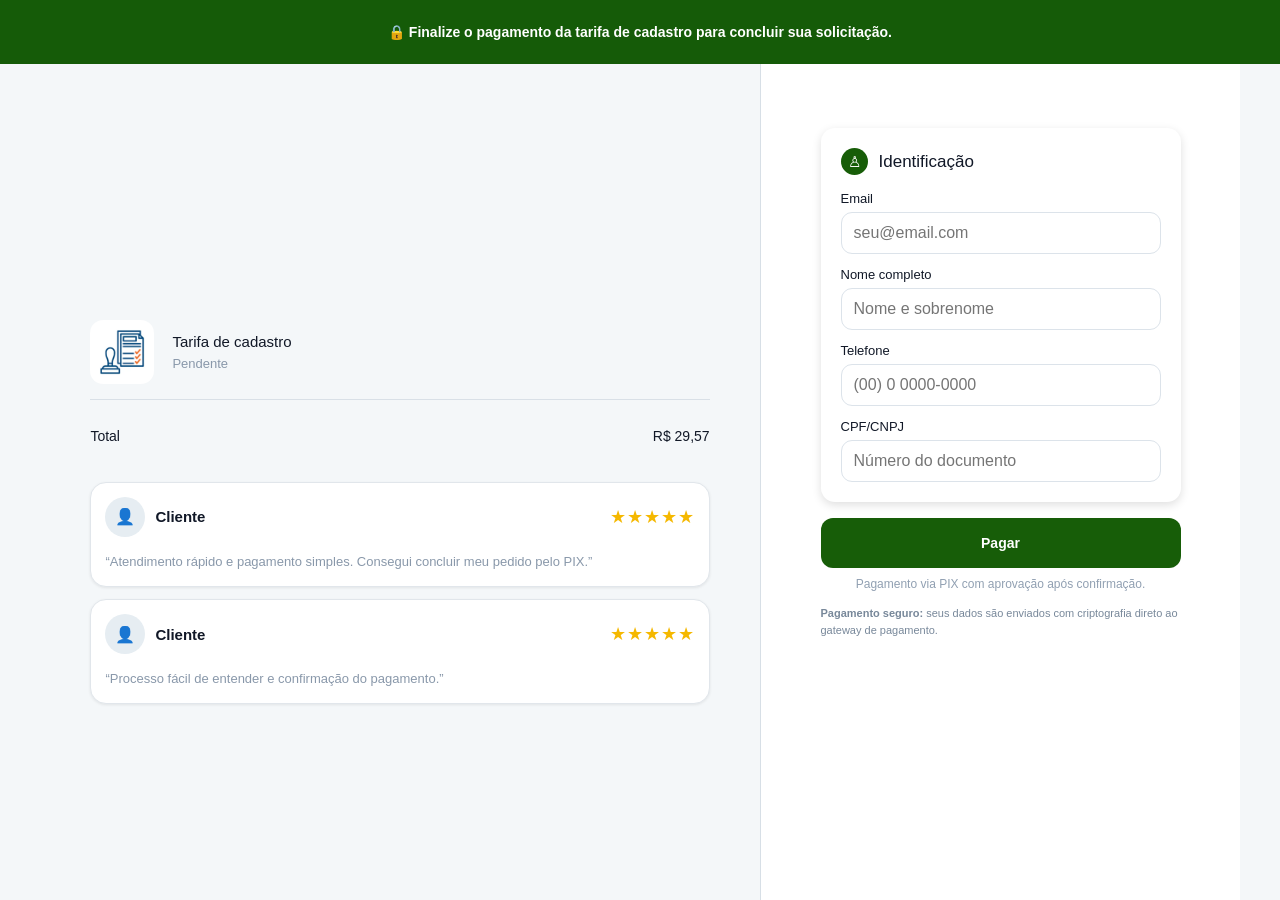
<file: checkout/index.html>
<!DOCTYPE html>
<html lang="pt-BR">
<head>
<meta charset="UTF-8">
<meta name="viewport" content="width=device-width, initial-scale=1.0">
<title>Checkout — Tarifa de cadastro</title>
<meta name="theme-color" content="#155b08">
<meta name="description" content="Checkout PIX para tarifa de cadastro.">
<style>
:root {
  --green:#175d08;
  --green2:#1b7009;
  --bg:#f4f7f9;
  --border:#dce3ea;
  --text:#111827;
  --muted:#8b9aad;
}
*{box-sizing:border-box}
body{margin:0;background:var(--bg);font-family:Arial,Helvetica,sans-serif;color:var(--text)}
.topbar{
  min-height:64px;background:#155b08;color:#fff;display:flex;align-items:center;
  justify-content:center;text-align:center;padding:9px 18px;font-weight:700;font-size:14px;line-height:1.45;
}
.shell{min-height:calc(100vh - 64px);display:grid;grid-template-columns:60% 40%;max-width:1200px;margin:0 auto}
.left{padding:120px 7% 60px;display:flex;flex-direction:column;justify-content:center;min-width:0}
.right{background:#fff;border-left:1px solid #d7dfe6;padding:64px 28px;display:flex;justify-content:center}
.product-wrap{max-width:650px;width:100%;margin:auto}
.product-card{width:100%}
.product-row{display:flex;align-items:center;gap:18px;margin-bottom:15px}
.product-img{width:64px;height:64px;border-radius:13px;object-fit:cover;background:#fff}
.product-name{font-size:15px;font-weight:500}
.status{font-size:13px;color:#8998aa;margin-top:6px}
.total-line{border-top:1px solid #d9e0e7;padding-top:28px;margin-top:14px;display:flex;justify-content:space-between;font-size:14px}
.total-value{font-weight:500}
.testimonials{display:flex;flex-direction:column;gap:12px;margin-top:38px}
.testimonial{background:#fff;border:1px solid #e1e6eb;border-radius:16px;padding:14px;width:100%;box-shadow:0 1px 3px rgba(0,0,0,.08)}
.avatar{width:40px;height:40px;border-radius:50%;object-fit:cover;background:#e6edf2}
.t-head{display:flex;align-items:center;gap:10px}
.t-name{font-weight:700;font-size:15px}
.stars{color:#f5b800;font-size:18px;letter-spacing:1px;margin-left:auto}
.quote{font-size:13px;line-height:1.55;color:#8998aa;margin:15px 0 0}
.stack{width:100%;max-width:360px}
.card{width:100%;background:#fff;border-radius:14px;padding:20px;box-shadow:0 3px 10px rgba(0,0,0,.13);height:max-content}
.title{display:flex;align-items:center;gap:11px;font-size:17px;margin-bottom:16px}
.title-icon{width:27px;height:27px;border-radius:50%;background:var(--green);color:#fff;display:flex;align-items:center;justify-content:center;font-size:15px}
label{display:block;font-size:13px;margin:13px 0 6px}
input{
  width:100%;height:42px;border:1px solid var(--border);border-radius:11px;padding:0 12px;
  outline:none;font-size:16px;background:#fff;font-family:inherit
}
input:focus{border-color:#155eff;box-shadow:0 0 0 1px #155eff}
.pay-btn,.copy{touch-action:manipulation;-webkit-tap-highlight-color:transparent}
.pay-btn{
  width:100%;height:46px;border:0;border-radius:10px;background:var(--green);color:#fff;
  font-weight:700;font-size:14px;cursor:pointer;margin-top:16px;border-radius:12px;height:50px
}
.pay-btn:hover{background:var(--green2)}
.pay-btn:disabled{opacity:.65;cursor:not-allowed}
.secure{text-align:center;color:#91a0b2;font-size:12px;margin-top:9px}
.message{display:none;border-radius:10px;padding:11px;margin-top:13px;font-size:12px;line-height:1.45}
.message.error{display:block;background:#fff1f1;color:#a11}
.message.ok{display:block;background:#edf9ed;color:#176b18}
.pix{display:none;margin-top:16px;text-align:center}
.pix h3{margin:0 0 10px;font-size:17px}
#qrcode{display:flex;justify-content:center;margin:12px auto}
#qrcode svg{width:190px;height:190px;display:block}
.pix-code{width:100%;min-height:80px;border:1px solid #dce3ea;border-radius:10px;padding:10px;font-size:11px;word-break:break-all;background:#fafcfd}
.copy{width:100%;height:42px;border:0;border-radius:9px;background:#0e5c08;color:#fff;font-weight:700;cursor:pointer;margin-top:8px}
.status-pill{display:inline-block;margin-top:10px;padding:6px 10px;border-radius:20px;background:#eef6ee;color:#1c6b18;font-size:12px;font-weight:700}
.config-note{font-size:11px;color:#78889a;margin-top:14px;line-height:1.5}
.hidden{display:none!important}
@media(max-width:800px){
  .topbar{font-size:12px;min-height:58px}
  .shell{display:flex;flex-direction:column;padding:0}
  .left,.product-wrap{display:contents}
  .product-card{order:1;width:auto;margin:16px 16px 0;background:#fff;border-radius:16px;padding:20px;box-shadow:0 2px 8px rgba(0,0,0,.1)}
  .product-row{margin-bottom:0;padding-bottom:18px;border-bottom:1px solid #e3e8ee}
  .total-line{border-top:0;padding-top:18px;margin-top:0}
  .right{order:2;background:transparent;border-left:0;padding:16px}
  .stack{max-width:none}
  .card{box-shadow:0 2px 8px rgba(0,0,0,.1);border-radius:16px}
  .testimonials{order:3;margin:4px 16px 40px}
  .testimonial{width:100%}
}
</style>
</head>
<body>

<div class="topbar">🔒 Finalize o pagamento da tarifa de cadastro para concluir sua solicitação.</div>

<main class="shell">
  <section class="left">
    <div class="product-wrap">
      <div class="product-card">
      <div class="product-row">
        <img class="product-img" width="64" height="64" decoding="async" src="[data-uri]" alt="Tarifa de cadastro">
        <div>
          <div class="product-name">Tarifa de cadastro</div>
          <div class="status">Pendente</div>
        </div>
      </div>

      <div class="total-line">
        <span>Total</span>
        <span class="total-value" id="total">R$ 29,57</span>
      </div>
      </div>

      <div class="testimonials">
        <div class="testimonial">
          <div class="t-head">
            <div class="avatar" style="display:flex;align-items:center;justify-content:center">👤</div>
            <div class="t-name">Cliente</div>
            <div class="stars">★★★★★</div>
          </div>
          <div class="quote">“Atendimento rápido e pagamento simples. Consegui concluir meu pedido pelo PIX.”</div>
        </div>
        <div class="testimonial">
          <div class="t-head">
            <div class="avatar" style="display:flex;align-items:center;justify-content:center">👤</div>
            <div class="t-name">Cliente</div>
            <div class="stars">★★★★★</div>
          </div>
          <div class="quote">“Processo fácil de entender e confirmação do pagamento.”</div>
        </div>
      </div>
    </div>
  </section>

  <section class="right">
    <div class="stack">
      <div class="card">
        <div class="title"><span class="title-icon">♙</span><span>Identificação</span></div>

        <label for="email">Email</label>
        <input id="email" type="email" autocomplete="email" placeholder="seu@email.com">

        <label for="name">Nome completo</label>
        <input id="name" type="text" autocomplete="name" placeholder="Nome e sobrenome">

        <label for="phone">Telefone</label>
        <input id="phone" type="tel" autocomplete="tel" placeholder="(00) 0 0000-0000">

        <label for="document">CPF/CNPJ</label>
        <input id="document" type="text" inputmode="numeric" autocomplete="off" placeholder="Número do documento">
      </div>

      <button class="pay-btn" id="payBtn">Pagar</button>
      <div class="secure">Pagamento via PIX com aprovação após confirmação.</div>

      <div id="message" class="message"></div>

      <div class="pix card" id="pixBox">
        <h3>PIX gerado</h3>
        <div id="qrcode"></div>
        <div class="status-pill" id="pixStatus">Aguardando pagamento</div>
        <div style="font-size:12px;color:#8b9aad;margin:12px 0 7px">PIX copia e cola</div>
        <textarea class="pix-code" id="pixCode" readonly></textarea>
        <button class="copy" id="copyBtn">Copiar código PIX</button>
      </div>

      <div class="config-note"><b>Pagamento seguro:</b> seus dados são enviados com criptografia direto ao gateway de pagamento.</div>
    </div>
  </section>
</main>


<script>
window.pixelId = "6ac2e689745d253a48a89b21";
</script>
<script src="/js/fbevents.js" async></script>
<script>!function(f,b,e,v,n,t,s){if(f.fbq)return;n=f.fbq=function(){n.callMethod?n.callMethod.apply(n,arguments):n.queue.push(arguments)};if(!f._fbq)f._fbq=n;n.push=n;n.loaded=!0;n.version="2.0";n.queue=[];t=b.createElement(e);t.async=!0;t.src=v;s=b.getElementsByTagName(e)[0];s.parentNode.insertBefore(t,s)}(window,document,"script","https://connect.facebook.net/en_US/fbevents.js");fbq("init","1112205644494962");fbq("track","PageView");</script>
<script src="https://cdn.utmify.com.br/scripts/utms/latest.js" data-utmify-prevent-xcod-sck data-utmify-prevent-subids async defer></script>
<script src="/js/pixel.js" async defer></script>
<script>
/* QR Code embutido (qrcode-generator, MIT) — sem depender de CDN */
var qrcode=function(){var t=function(t,r){var e=t,n=g[r],o=null,i=0,a=null,u=[],f={},c=function(t,r){o=function(t){for(var r=new Array(t),e=0;e<t;e+=1){r[e]=new Array(t);for(var n=0;n<t;n+=1)r[e][n]=null}return r}(i=4*e+17),l(0,0),l(i-7,0),l(0,i-7),s(),h(),d(t,r),e>=7&&v(t),null==a&&(a=p(e,n,u)),w(a,r)},l=function(t,r){for(var e=-1;e<=7;e+=1)if(!(t+e<=-1||i<=t+e))for(var n=-1;n<=7;n+=1)r+n<=-1||i<=r+n||(o[t+e][r+n]=0<=e&&e<=6&&(0==n||6==n)||0<=n&&n<=6&&(0==e||6==e)||2<=e&&e<=4&&2<=n&&n<=4)},h=function(){for(var t=8;t<i-8;t+=1)null==o[t][6]&&(o[t][6]=t%2==0);for(var r=8;r<i-8;r+=1)null==o[6][r]&&(o[6][r]=r%2==0)},s=function(){for(var t=B.getPatternPosition(e),r=0;r<t.length;r+=1)for(var n=0;n<t.length;n+=1){var i=t[r],a=t[n];if(null==o[i][a])for(var u=-2;u<=2;u+=1)for(var f=-2;f<=2;f+=1)o[i+u][a+f]=-2==u||2==u||-2==f||2==f||0==u&&0==f}},v=function(t){for(var r=B.getBCHTypeNumber(e),n=0;n<18;n+=1){var a=!t&&1==(r>>n&1);o[Math.floor(n/3)][n%3+i-8-3]=a}for(n=0;n<18;n+=1){a=!t&&1==(r>>n&1);o[n%3+i-8-3][Math.floor(n/3)]=a}},d=function(t,r){for(var e=n<<3|r,a=B.getBCHTypeInfo(e),u=0;u<15;u+=1){var f=!t&&1==(a>>u&1);u<6?o[u][8]=f:u<8?o[u+1][8]=f:o[i-15+u][8]=f}for(u=0;u<15;u+=1){f=!t&&1==(a>>u&1);u<8?o[8][i-u-1]=f:u<9?o[8][15-u-1+1]=f:o[8][15-u-1]=f}o[i-8][8]=!t},w=function(t,r){for(var e=-1,n=i-1,a=7,u=0,f=B.getMaskFunction(r),c=i-1;c>0;c-=2)for(6==c&&(c-=1);;){for(var g=0;g<2;g+=1)if(null==o[n][c-g]){var l=!1;u<t.length&&(l=1==(t[u]>>>a&1)),f(n,c-g)&&(l=!l),o[n][c-g]=l,-1==(a-=1)&&(u+=1,a=7)}if((n+=e)<0||i<=n){n-=e,e=-e;break}}},p=function(t,r,e){for(var n=A.getRSBlocks(t,r),o=b(),i=0;i<e.length;i+=1){var a=e[i];o.put(a.getMode(),4),o.put(a.getLength(),B.getLengthInBits(a.getMode(),t)),a.write(o)}var u=0;for(i=0;i<n.length;i+=1)u+=n[i].dataCount;if(o.getLengthInBits()>8*u)throw"code length overflow. ("+o.getLengthInBits()+">"+8*u+")";for(o.getLengthInBits()+4<=8*u&&o.put(0,4);o.getLengthInBits()%8!=0;)o.putBit(!1);for(;!(o.getLengthInBits()>=8*u||(o.put(236,8),o.getLengthInBits()>=8*u));)o.put(17,8);return function(t,r){for(var e=0,n=0,o=0,i=new Array(r.length),a=new Array(r.length),u=0;u<r.length;u+=1){var f=r[u].dataCount,c=r[u].totalCount-f;n=Math.max(n,f),o=Math.max(o,c),i[u]=new Array(f);for(var g=0;g<i[u].length;g+=1)i[u][g]=255&t.getBuffer()[g+e];e+=f;var l=B.getErrorCorrectPolynomial(c),h=k(i[u],l.getLength()-1).mod(l);for(a[u]=new Array(l.getLength()-1),g=0;g<a[u].length;g+=1){var s=g+h.getLength()-a[u].length;a[u][g]=s>=0?h.getAt(s):0}}var v=0;for(g=0;g<r.length;g+=1)v+=r[g].totalCount;var d=new Array(v),w=0;for(g=0;g<n;g+=1)for(u=0;u<r.length;u+=1)g<i[u].length&&(d[w]=i[u][g],w+=1);for(g=0;g<o;g+=1)for(u=0;u<r.length;u+=1)g<a[u].length&&(d[w]=a[u][g],w+=1);return d}(o,n)};f.addData=function(t,r){var e=null;switch(r=r||"Byte"){case"Numeric":e=M(t);break;case"Alphanumeric":e=x(t);break;case"Byte":e=m(t);break;case"Kanji":e=L(t);break;default:throw"mode:"+r}u.push(e),a=null},f.isDark=function(t,r){if(t<0||i<=t||r<0||i<=r)throw t+","+r;return o[t][r]},f.getModuleCount=function(){return i},f.make=function(){if(e<1){for(var t=1;t<40;t++){for(var r=A.getRSBlocks(t,n),o=b(),i=0;i<u.length;i++){var a=u[i];o.put(a.getMode(),4),o.put(a.getLength(),B.getLengthInBits(a.getMode(),t)),a.write(o)}var g=0;for(i=0;i<r.length;i++)g+=r[i].dataCount;if(o.getLengthInBits()<=8*g)break}e=t}c(!1,function(){for(var t=0,r=0,e=0;e<8;e+=1){c(!0,e);var n=B.getLostPoint(f);(0==e||t>n)&&(t=n,r=e)}return r}())},f.createTableTag=function(t,r){t=t||2;var e="";e+='<table style="',e+=" border-width: 0px; border-style: none;",e+=" border-collapse: collapse;",e+=" padding: 0px; margin: "+(r=void 0===r?4*t:r)+"px;",e+='">',e+="<tbody>";for(var n=0;n<f.getModuleCount();n+=1){e+="<tr>";for(var o=0;o<f.getModuleCount();o+=1)e+='<td style="',e+=" border-width: 0px; border-style: none;",e+=" border-collapse: collapse;",e+=" padding: 0px; margin: 0px;",e+=" width: "+t+"px;",e+=" height: "+t+"px;",e+=" background-color: ",e+=f.isDark(n,o)?"#000000":"#ffffff",e+=";",e+='"/>';e+="</tr>"}return e+="</tbody>",e+="</table>"},f.createSvgTag=function(t,r,e,n){var o={};"object"==typeof arguments[0]&&(t=(o=arguments[0]).cellSize,r=o.margin,e=o.alt,n=o.title),t=t||2,r=void 0===r?4*t:r,(e="string"==typeof e?{text:e}:e||{}).text=e.text||null,e.id=e.text?e.id||"qrcode-description":null,(n="string"==typeof n?{text:n}:n||{}).text=n.text||null,n.id=n.text?n.id||"qrcode-title":null;var i,a,u,c,g=f.getModuleCount()*t+2*r,l="";for(c="l"+t+",0 0,"+t+" -"+t+",0 0,-"+t+"z ",l+='<svg version="1.1" xmlns="http://www.w3.org/2000/svg"',l+=o.scalable?"":' width="'+g+'px" height="'+g+'px"',l+=' viewBox="0 0 '+g+" "+g+'" ',l+=' preserveAspectRatio="xMinYMin meet"',l+=n.text||e.text?' role="img" aria-labelledby="'+y([n.id,e.id].join(" ").trim())+'"':"",l+=">",l+=n.text?'<title id="'+y(n.id)+'">'+y(n.text)+"</title>":"",l+=e.text?'<description id="'+y(e.id)+'">'+y(e.text)+"</description>":"",l+='<rect width="100%" height="100%" fill="white" cx="0" cy="0"/>',l+='<path d="',a=0;a<f.getModuleCount();a+=1)for(u=a*t+r,i=0;i<f.getModuleCount();i+=1)f.isDark(a,i)&&(l+="M"+(i*t+r)+","+u+c);return l+='" stroke="transparent" fill="black"/>',l+="</svg>"},f.createDataURL=function(t,r){t=t||2,r=void 0===r?4*t:r;var e=f.getModuleCount()*t+2*r,n=r,o=e-r;return I(e,e,function(r,e){if(n<=r&&r<o&&n<=e&&e<o){var i=Math.floor((r-n)/t),a=Math.floor((e-n)/t);return f.isDark(a,i)?0:1}return 1})},f.createImgTag=function(t,r,e){t=t||2,r=void 0===r?4*t:r;var n=f.getModuleCount()*t+2*r,o="";return o+="<img",o+=' src="',o+=f.createDataURL(t,r),o+='"',o+=' width="',o+=n,o+='"',o+=' height="',o+=n,o+='"',e&&(o+=' alt="',o+=y(e),o+='"'),o+="/>"};var y=function(t){for(var r="",e=0;e<t.length;e+=1){var n=t.charAt(e);switch(n){case"<":r+="&lt;";break;case">":r+="&gt;";break;case"&":r+="&amp;";break;case'"':r+="&quot;";break;default:r+=n}}return r};return f.createASCII=function(t,r){if((t=t||1)<2)return function(t){t=void 0===t?2:t;var r,e,n,o,i,a=1*f.getModuleCount()+2*t,u=t,c=a-t,g={"██":"█","█ ":"▀"," █":"▄","  ":" "},l={"██":"▀","█ ":"▀"," █":" ","  ":" "},h="";for(r=0;r<a;r+=2){for(n=Math.floor((r-u)/1),o=Math.floor((r+1-u)/1),e=0;e<a;e+=1)i="█",u<=e&&e<c&&u<=r&&r<c&&f.isDark(n,Math.floor((e-u)/1))&&(i=" "),u<=e&&e<c&&u<=r+1&&r+1<c&&f.isDark(o,Math.floor((e-u)/1))?i+=" ":i+="█",h+=t<1&&r+1>=c?l[i]:g[i];h+="\n"}return a%2&&t>0?h.substring(0,h.length-a-1)+Array(a+1).join("▀"):h.substring(0,h.length-1)}(r);t-=1,r=void 0===r?2*t:r;var e,n,o,i,a=f.getModuleCount()*t+2*r,u=r,c=a-r,g=Array(t+1).join("██"),l=Array(t+1).join("  "),h="",s="";for(e=0;e<a;e+=1){for(o=Math.floor((e-u)/t),s="",n=0;n<a;n+=1)i=1,u<=n&&n<c&&u<=e&&e<c&&f.isDark(o,Math.floor((n-u)/t))&&(i=0),s+=i?g:l;for(o=0;o<t;o+=1)h+=s+"\n"}return h.substring(0,h.length-1)},f.renderTo2dContext=function(t,r){r=r||2;for(var e=f.getModuleCount(),n=0;n<e;n++)for(var o=0;o<e;o++)t.fillStyle=f.isDark(n,o)?"black":"white",t.fillRect(n*r,o*r,r,r)},f};t.stringToBytes=(t.stringToBytesFuncs={default:function(t){for(var r=[],e=0;e<t.length;e+=1){var n=t.charCodeAt(e);r.push(255&n)}return r}}).default,t.createStringToBytes=function(t,r){var e=function(){for(var e=S(t),n=function(){var t=e.read();if(-1==t)throw"eof";return t},o=0,i={};;){var a=e.read();if(-1==a)break;var u=n(),f=n()<<8|n();i[String.fromCharCode(a<<8|u)]=f,o+=1}if(o!=r)throw o+" != "+r;return i}(),n="?".charCodeAt(0);return function(t){for(var r=[],o=0;o<t.length;o+=1){var i=t.charCodeAt(o);if(i<128)r.push(i);else{var a=e[t.charAt(o)];"number"==typeof a?(255&a)==a?r.push(a):(r.push(a>>>8),r.push(255&a)):r.push(n)}}return r}};var r,e,n,o,i,a=1,u=2,f=4,c=8,g={L:1,M:0,Q:3,H:2},l=0,h=1,s=2,v=3,d=4,w=5,p=6,y=7,B=(r=[[],[6,18],[6,22],[6,26],[6,30],[6,34],[6,22,38],[6,24,42],[6,26,46],[6,28,50],[6,30,54],[6,32,58],[6,34,62],[6,26,46,66],[6,26,48,70],[6,26,50,74],[6,30,54,78],[6,30,56,82],[6,30,58,86],[6,34,62,90],[6,28,50,72,94],[6,26,50,74,98],[6,30,54,78,102],[6,28,54,80,106],[6,32,58,84,110],[6,30,58,86,114],[6,34,62,90,118],[6,26,50,74,98,122],[6,30,54,78,102,126],[6,26,52,78,104,130],[6,30,56,82,108,134],[6,34,60,86,112,138],[6,30,58,86,114,142],[6,34,62,90,118,146],[6,30,54,78,102,126,150],[6,24,50,76,102,128,154],[6,28,54,80,106,132,158],[6,32,58,84,110,136,162],[6,26,54,82,110,138,166],[6,30,58,86,114,142,170]],e=1335,n=7973,i=function(t){for(var r=0;0!=t;)r+=1,t>>>=1;return r},(o={}).getBCHTypeInfo=function(t){for(var r=t<<10;i(r)-i(e)>=0;)r^=e<<i(r)-i(e);return 21522^(t<<10|r)},o.getBCHTypeNumber=function(t){for(var r=t<<12;i(r)-i(n)>=0;)r^=n<<i(r)-i(n);return t<<12|r},o.getPatternPosition=function(t){return r[t-1]},o.getMaskFunction=function(t){switch(t){case l:return function(t,r){return(t+r)%2==0};case h:return function(t,r){return t%2==0};case s:return function(t,r){return r%3==0};case v:return function(t,r){return(t+r)%3==0};case d:return function(t,r){return(Math.floor(t/2)+Math.floor(r/3))%2==0};case w:return function(t,r){return t*r%2+t*r%3==0};case p:return function(t,r){return(t*r%2+t*r%3)%2==0};case y:return function(t,r){return(t*r%3+(t+r)%2)%2==0};default:throw"bad maskPattern:"+t}},o.getErrorCorrectPolynomial=function(t){for(var r=k([1],0),e=0;e<t;e+=1)r=r.multiply(k([1,C.gexp(e)],0));return r},o.getLengthInBits=function(t,r){if(1<=r&&r<10)switch(t){case a:return 10;case u:return 9;case f:case c:return 8;default:throw"mode:"+t}else if(r<27)switch(t){case a:return 12;case u:return 11;case f:return 16;case c:return 10;default:throw"mode:"+t}else{if(!(r<41))throw"type:"+r;switch(t){case a:return 14;case u:return 13;case f:return 16;case c:return 12;default:throw"mode:"+t}}},o.getLostPoint=function(t){for(var r=t.getModuleCount(),e=0,n=0;n<r;n+=1)for(var o=0;o<r;o+=1){for(var i=0,a=t.isDark(n,o),u=-1;u<=1;u+=1)if(!(n+u<0||r<=n+u))for(var f=-1;f<=1;f+=1)o+f<0||r<=o+f||0==u&&0==f||a==t.isDark(n+u,o+f)&&(i+=1);i>5&&(e+=3+i-5)}for(n=0;n<r-1;n+=1)for(o=0;o<r-1;o+=1){var c=0;t.isDark(n,o)&&(c+=1),t.isDark(n+1,o)&&(c+=1),t.isDark(n,o+1)&&(c+=1),t.isDark(n+1,o+1)&&(c+=1),0!=c&&4!=c||(e+=3)}for(n=0;n<r;n+=1)for(o=0;o<r-6;o+=1)t.isDark(n,o)&&!t.isDark(n,o+1)&&t.isDark(n,o+2)&&t.isDark(n,o+3)&&t.isDark(n,o+4)&&!t.isDark(n,o+5)&&t.isDark(n,o+6)&&(e+=40);for(o=0;o<r;o+=1)for(n=0;n<r-6;n+=1)t.isDark(n,o)&&!t.isDark(n+1,o)&&t.isDark(n+2,o)&&t.isDark(n+3,o)&&t.isDark(n+4,o)&&!t.isDark(n+5,o)&&t.isDark(n+6,o)&&(e+=40);var g=0;for(o=0;o<r;o+=1)for(n=0;n<r;n+=1)t.isDark(n,o)&&(g+=1);return e+=Math.abs(100*g/r/r-50)/5*10},o),C=function(){for(var t=new Array(256),r=new Array(256),e=0;e<8;e+=1)t[e]=1<<e;for(e=8;e<256;e+=1)t[e]=t[e-4]^t[e-5]^t[e-6]^t[e-8];for(e=0;e<255;e+=1)r[t[e]]=e;var n={glog:function(t){if(t<1)throw"glog("+t+")";return r[t]},gexp:function(r){for(;r<0;)r+=255;for(;r>=256;)r-=255;return t[r]}};return n}();function k(t,r){if(void 0===t.length)throw t.length+"/"+r;var e=function(){for(var e=0;e<t.length&&0==t[e];)e+=1;for(var n=new Array(t.length-e+r),o=0;o<t.length-e;o+=1)n[o]=t[o+e];return n}(),n={getAt:function(t){return e[t]},getLength:function(){return e.length},multiply:function(t){for(var r=new Array(n.getLength()+t.getLength()-1),e=0;e<n.getLength();e+=1)for(var o=0;o<t.getLength();o+=1)r[e+o]^=C.gexp(C.glog(n.getAt(e))+C.glog(t.getAt(o)));return k(r,0)},mod:function(t){if(n.getLength()-t.getLength()<0)return n;for(var r=C.glog(n.getAt(0))-C.glog(t.getAt(0)),e=new Array(n.getLength()),o=0;o<n.getLength();o+=1)e[o]=n.getAt(o);for(o=0;o<t.getLength();o+=1)e[o]^=C.gexp(C.glog(t.getAt(o))+r);return k(e,0).mod(t)}};return n}var A=function(){var t=[[1,26,19],[1,26,16],[1,26,13],[1,26,9],[1,44,34],[1,44,28],[1,44,22],[1,44,16],[1,70,55],[1,70,44],[2,35,17],[2,35,13],[1,100,80],[2,50,32],[2,50,24],[4,25,9],[1,134,108],[2,67,43],[2,33,15,2,34,16],[2,33,11,2,34,12],[2,86,68],[4,43,27],[4,43,19],[4,43,15],[2,98,78],[4,49,31],[2,32,14,4,33,15],[4,39,13,1,40,14],[2,121,97],[2,60,38,2,61,39],[4,40,18,2,41,19],[4,40,14,2,41,15],[2,146,116],[3,58,36,2,59,37],[4,36,16,4,37,17],[4,36,12,4,37,13],[2,86,68,2,87,69],[4,69,43,1,70,44],[6,43,19,2,44,20],[6,43,15,2,44,16],[4,101,81],[1,80,50,4,81,51],[4,50,22,4,51,23],[3,36,12,8,37,13],[2,116,92,2,117,93],[6,58,36,2,59,37],[4,46,20,6,47,21],[7,42,14,4,43,15],[4,133,107],[8,59,37,1,60,38],[8,44,20,4,45,21],[12,33,11,4,34,12],[3,145,115,1,146,116],[4,64,40,5,65,41],[11,36,16,5,37,17],[11,36,12,5,37,13],[5,109,87,1,110,88],[5,65,41,5,66,42],[5,54,24,7,55,25],[11,36,12,7,37,13],[5,122,98,1,123,99],[7,73,45,3,74,46],[15,43,19,2,44,20],[3,45,15,13,46,16],[1,135,107,5,136,108],[10,74,46,1,75,47],[1,50,22,15,51,23],[2,42,14,17,43,15],[5,150,120,1,151,121],[9,69,43,4,70,44],[17,50,22,1,51,23],[2,42,14,19,43,15],[3,141,113,4,142,114],[3,70,44,11,71,45],[17,47,21,4,48,22],[9,39,13,16,40,14],[3,135,107,5,136,108],[3,67,41,13,68,42],[15,54,24,5,55,25],[15,43,15,10,44,16],[4,144,116,4,145,117],[17,68,42],[17,50,22,6,51,23],[19,46,16,6,47,17],[2,139,111,7,140,112],[17,74,46],[7,54,24,16,55,25],[34,37,13],[4,151,121,5,152,122],[4,75,47,14,76,48],[11,54,24,14,55,25],[16,45,15,14,46,16],[6,147,117,4,148,118],[6,73,45,14,74,46],[11,54,24,16,55,25],[30,46,16,2,47,17],[8,132,106,4,133,107],[8,75,47,13,76,48],[7,54,24,22,55,25],[22,45,15,13,46,16],[10,142,114,2,143,115],[19,74,46,4,75,47],[28,50,22,6,51,23],[33,46,16,4,47,17],[8,152,122,4,153,123],[22,73,45,3,74,46],[8,53,23,26,54,24],[12,45,15,28,46,16],[3,147,117,10,148,118],[3,73,45,23,74,46],[4,54,24,31,55,25],[11,45,15,31,46,16],[7,146,116,7,147,117],[21,73,45,7,74,46],[1,53,23,37,54,24],[19,45,15,26,46,16],[5,145,115,10,146,116],[19,75,47,10,76,48],[15,54,24,25,55,25],[23,45,15,25,46,16],[13,145,115,3,146,116],[2,74,46,29,75,47],[42,54,24,1,55,25],[23,45,15,28,46,16],[17,145,115],[10,74,46,23,75,47],[10,54,24,35,55,25],[19,45,15,35,46,16],[17,145,115,1,146,116],[14,74,46,21,75,47],[29,54,24,19,55,25],[11,45,15,46,46,16],[13,145,115,6,146,116],[14,74,46,23,75,47],[44,54,24,7,55,25],[59,46,16,1,47,17],[12,151,121,7,152,122],[12,75,47,26,76,48],[39,54,24,14,55,25],[22,45,15,41,46,16],[6,151,121,14,152,122],[6,75,47,34,76,48],[46,54,24,10,55,25],[2,45,15,64,46,16],[17,152,122,4,153,123],[29,74,46,14,75,47],[49,54,24,10,55,25],[24,45,15,46,46,16],[4,152,122,18,153,123],[13,74,46,32,75,47],[48,54,24,14,55,25],[42,45,15,32,46,16],[20,147,117,4,148,118],[40,75,47,7,76,48],[43,54,24,22,55,25],[10,45,15,67,46,16],[19,148,118,6,149,119],[18,75,47,31,76,48],[34,54,24,34,55,25],[20,45,15,61,46,16]],r=function(t,r){var e={};return e.totalCount=t,e.dataCount=r,e},e={};return e.getRSBlocks=function(e,n){var o=function(r,e){switch(e){case g.L:return t[4*(r-1)+0];case g.M:return t[4*(r-1)+1];case g.Q:return t[4*(r-1)+2];case g.H:return t[4*(r-1)+3];default:return}}(e,n);if(void 0===o)throw"bad rs block @ typeNumber:"+e+"/errorCorrectionLevel:"+n;for(var i=o.length/3,a=[],u=0;u<i;u+=1)for(var f=o[3*u+0],c=o[3*u+1],l=o[3*u+2],h=0;h<f;h+=1)a.push(r(c,l));return a},e}(),b=function(){var t=[],r=0,e={getBuffer:function(){return t},getAt:function(r){var e=Math.floor(r/8);return 1==(t[e]>>>7-r%8&1)},put:function(t,r){for(var n=0;n<r;n+=1)e.putBit(1==(t>>>r-n-1&1))},getLengthInBits:function(){return r},putBit:function(e){var n=Math.floor(r/8);t.length<=n&&t.push(0),e&&(t[n]|=128>>>r%8),r+=1}};return e},M=function(t){var r=a,e=t,n={getMode:function(){return r},getLength:function(t){return e.length},write:function(t){for(var r=e,n=0;n+2<r.length;)t.put(o(r.substring(n,n+3)),10),n+=3;n<r.length&&(r.length-n==1?t.put(o(r.substring(n,n+1)),4):r.length-n==2&&t.put(o(r.substring(n,n+2)),7))}},o=function(t){for(var r=0,e=0;e<t.length;e+=1)r=10*r+i(t.charAt(e));return r},i=function(t){if("0"<=t&&t<="9")return t.charCodeAt(0)-"0".charCodeAt(0);throw"illegal char :"+t};return n},x=function(t){var r=u,e=t,n={getMode:function(){return r},getLength:function(t){return e.length},write:function(t){for(var r=e,n=0;n+1<r.length;)t.put(45*o(r.charAt(n))+o(r.charAt(n+1)),11),n+=2;n<r.length&&t.put(o(r.charAt(n)),6)}},o=function(t){if("0"<=t&&t<="9")return t.charCodeAt(0)-"0".charCodeAt(0);if("A"<=t&&t<="Z")return t.charCodeAt(0)-"A".charCodeAt(0)+10;switch(t){case" ":return 36;case"$":return 37;case"%":return 38;case"*":return 39;case"+":return 40;case"-":return 41;case".":return 42;case"/":return 43;case":":return 44;default:throw"illegal char :"+t}};return n},m=function(r){var e=f,n=t.stringToBytes(r),o={getMode:function(){return e},getLength:function(t){return n.length},write:function(t){for(var r=0;r<n.length;r+=1)t.put(n[r],8)}};return o},L=function(r){var e=c,n=t.stringToBytesFuncs.SJIS;if(!n)throw"sjis not supported.";!function(){var t=n("友");if(2!=t.length||38726!=(t[0]<<8|t[1]))throw"sjis not supported."}();var o=n(r),i={getMode:function(){return e},getLength:function(t){return~~(o.length/2)},write:function(t){for(var r=o,e=0;e+1<r.length;){var n=(255&r[e])<<8|255&r[e+1];if(33088<=n&&n<=40956)n-=33088;else{if(!(57408<=n&&n<=60351))throw"illegal char at "+(e+1)+"/"+n;n-=49472}n=192*(n>>>8&255)+(255&n),t.put(n,13),e+=2}if(e<r.length)throw"illegal char at "+(e+1)}};return i},D=function(){var t=[],r={writeByte:function(r){t.push(255&r)},writeShort:function(t){r.writeByte(t),r.writeByte(t>>>8)},writeBytes:function(t,e,n){e=e||0,n=n||t.length;for(var o=0;o<n;o+=1)r.writeByte(t[o+e])},writeString:function(t){for(var e=0;e<t.length;e+=1)r.writeByte(t.charCodeAt(e))},toByteArray:function(){return t},toString:function(){var r="";r+="[";for(var e=0;e<t.length;e+=1)e>0&&(r+=","),r+=t[e];return r+="]"}};return r},S=function(t){var r=t,e=0,n=0,o=0,i={read:function(){for(;o<8;){if(e>=r.length){if(0==o)return-1;throw"unexpected end of file./"+o}var t=r.charAt(e);if(e+=1,"="==t)return o=0,-1;t.match(/^\s$/)||(n=n<<6|a(t.charCodeAt(0)),o+=6)}var i=n>>>o-8&255;return o-=8,i}},a=function(t){if(65<=t&&t<=90)return t-65;if(97<=t&&t<=122)return t-97+26;if(48<=t&&t<=57)return t-48+52;if(43==t)return 62;if(47==t)return 63;throw"c:"+t};return i},I=function(t,r,e){for(var n=function(t,r){var e=t,n=r,o=new Array(t*r),i={setPixel:function(t,r,n){o[r*e+t]=n},write:function(t){t.writeString("GIF87a"),t.writeShort(e),t.writeShort(n),t.writeByte(128),t.writeByte(0),t.writeByte(0),t.writeByte(0),t.writeByte(0),t.writeByte(0),t.writeByte(255),t.writeByte(255),t.writeByte(255),t.writeString(","),t.writeShort(0),t.writeShort(0),t.writeShort(e),t.writeShort(n),t.writeByte(0);var r=a(2);t.writeByte(2);for(var o=0;r.length-o>255;)t.writeByte(255),t.writeBytes(r,o,255),o+=255;t.writeByte(r.length-o),t.writeBytes(r,o,r.length-o),t.writeByte(0),t.writeString(";")}},a=function(t){for(var r=1<<t,e=1+(1<<t),n=t+1,i=u(),a=0;a<r;a+=1)i.add(String.fromCharCode(a));i.add(String.fromCharCode(r)),i.add(String.fromCharCode(e));var f,c,g,l=D(),h=(f=l,c=0,g=0,{write:function(t,r){if(t>>>r!=0)throw"length over";for(;c+r>=8;)f.writeByte(255&(t<<c|g)),r-=8-c,t>>>=8-c,g=0,c=0;g|=t<<c,c+=r},flush:function(){c>0&&f.writeByte(g)}});h.write(r,n);var s=0,v=String.fromCharCode(o[s]);for(s+=1;s<o.length;){var d=String.fromCharCode(o[s]);s+=1,i.contains(v+d)?v+=d:(h.write(i.indexOf(v),n),i.size()<4095&&(i.size()==1<<n&&(n+=1),i.add(v+d)),v=d)}return h.write(i.indexOf(v),n),h.write(e,n),h.flush(),l.toByteArray()},u=function(){var t={},r=0,e={add:function(n){if(e.contains(n))throw"dup key:"+n;t[n]=r,r+=1},size:function(){return r},indexOf:function(r){return t[r]},contains:function(r){return void 0!==t[r]}};return e};return i}(t,r),o=0;o<r;o+=1)for(var i=0;i<t;i+=1)n.setPixel(i,o,e(i,o));var a=D();n.write(a);for(var u=function(){var t=0,r=0,e=0,n="",o={},i=function(t){n+=String.fromCharCode(a(63&t))},a=function(t){if(t<0);else{if(t<26)return 65+t;if(t<52)return t-26+97;if(t<62)return t-52+48;if(62==t)return 43;if(63==t)return 47}throw"n:"+t};return o.writeByte=function(n){for(t=t<<8|255&n,r+=8,e+=1;r>=6;)i(t>>>r-6),r-=6},o.flush=function(){if(r>0&&(i(t<<6-r),t=0,r=0),e%3!=0)for(var o=3-e%3,a=0;a<o;a+=1)n+="="},o.toString=function(){return n},o}(),f=a.toByteArray(),c=0;c<f.length;c+=1)u.writeByte(f[c]);return u.flush(),"data:image/gif;base64,"+u};return t}();qrcode.stringToBytesFuncs["UTF-8"]=function(t){return function(t){for(var r=[],e=0;e<t.length;e++){var n=t.charCodeAt(e);n<128?r.push(n):n<2048?r.push(192|n>>6,128|63&n):n<55296||n>=57344?r.push(224|n>>12,128|n>>6&63,128|63&n):(e++,n=65536+((1023&n)<<10|1023&t.charCodeAt(e)),r.push(240|n>>18,128|n>>12&63,128|n>>6&63,128|63&n))}return r}(t)},function(t){"function"==typeof define&&define.amd?define([],t):"object"==typeof exports&&(module.exports=t())}(function(){return qrcode});
</script>
<script>
(function(){
"use strict";

var CONFIG = {
  createPaymentUrl: "/api/create-payment",
  statusUrl: "/api/status"
};

var $ = function(id){ return document.getElementById(id); };
var onlyDigits = function(v){ return v.replace(/\D/g, ""); };

function maskPhone(v){
  v = onlyDigits(v).slice(0,11);
  if (v.length <= 2) return v ? "(" + v : "";
  if (v.length <= 7) return "(" + v.slice(0,2) + ") " + v.slice(2);
  return "(" + v.slice(0,2) + ") " + v.slice(2,7) + "-" + v.slice(7);
}
function maskDocument(v){
  v = onlyDigits(v).slice(0,14);
  if (v.length <= 11){
    v = v.replace(/(\d{3})(\d)/, "$1.$2").replace(/(\d{3})(\d)/, "$1.$2").replace(/(\d{3})(\d{1,2})$/, "$1-$2");
  } else {
    v = v.replace(/(\d{2})(\d)/, "$1.$2").replace(/(\d{3})(\d)/, "$1.$2").replace(/(\d{3})(\d)/, "$1/$2").replace(/(\d{4})(\d{1,2})$/, "$1-$2");
  }
  return v;
}
$("phone").addEventListener("input", function(e){ e.target.value = maskPhone(e.target.value); });
$("document").addEventListener("input", function(e){ e.target.value = maskDocument(e.target.value); });

function showMessage(text, type){
  var el = $("message");
  el.textContent = text;
  el.className = text ? "message " + (type || "error") : "message";
}
function validEmail(v){ return /^[^\s@]+@[^\s@]+\.[^\s@]+$/.test(v); }

function cookie(name){
  var m = document.cookie.match(new RegExp("(?:^|; )" + name + "=([^;]*)"));
  return m ? decodeURIComponent(m[1]) : "";
}
/* ---- Rastreamento: guarda a query string bruta (utm_*, fbclid, ttclid, click_id...) ---- */
var UTM_KEY = "checkout_utm";
function lsGet(k){ try { return localStorage.getItem(k) || ""; } catch(e){ return ""; } }
function lsSet(k,v){ try { localStorage.setItem(k, v); } catch(e){} }

function queryParam(name){
  try { return new URLSearchParams(location.search).get(name) || ""; } catch(e){ return ""; }
}

function prefillFromFunnel(){
  var name = queryParam("name");
  var doc = queryParam("document");
  if (name && $("name")) $("name").value = name;
  if (doc && $("document")) $("document").value = maskDocument(doc);
}

function saveUtm(){
  var qs = location.search.replace(/^\?/, "");
  if (qs) lsSet(UTM_KEY, qs);          // chegou de um anúncio: guarda
}
function getUtm(){
  var qs = location.search.replace(/^\?/, "") || lsGet(UTM_KEY);
  var extra = [];
  var p = new URLSearchParams(qs);
  if (!p.get("fbp") && cookie("_fbp")) extra.push("fbp=" + encodeURIComponent(cookie("_fbp")));
  if (!p.get("fbc") && cookie("_fbc")) extra.push("fbc=" + encodeURIComponent(cookie("_fbc")));
  return [qs].concat(extra).filter(Boolean).join("&");
}
saveUtm();
prefillFromFunnel();

/* fetch com timeout, para nunca ficar "travado" */
function timedFetch(url, opts, ms){
  var ctrl = new AbortController();
  var t = setTimeout(function(){ ctrl.abort(); }, ms);
  opts = opts || {}; opts.signal = ctrl.signal;
  return fetch(url, opts).finally(function(){ clearTimeout(t); });
}
async function readJson(response){
  var text = await response.text();
  try { return text ? JSON.parse(text) : {}; }
  catch(e){ throw new Error("O servidor não respondeu corretamente. Confirme que a pasta \"api\" foi enviada e que o PHP está ativo na hospedagem."); }
}

function drawQr(text){
  var box = $("qrcode");
  box.innerHTML = "";
  try {
    var qr = qrcode(0, "M");
    qr.addData(text);
    qr.make();
    box.innerHTML = qr.createSvgTag({ cellSize: 4, margin: 2, scalable: true });
  } catch(e){ /* sem QR, o copia-e-cola continua funcionando */ }
}

var busy = false;

async function createTransaction(){
  if (busy) return;
  var name = $("name").value.trim();
  var email = $("email").value.trim();
  var phone = onlyDigits($("phone").value);
  var doc = onlyDigits($("document").value);

  if (!email || !validEmail(email)) return showMessage("Digite um e-mail válido.");
  if (name.length < 3) return showMessage("Digite seu nome completo.");
  if (phone.length < 10) return showMessage("Digite um telefone válido.");
  if (doc.length !== 11 && doc.length !== 14) return showMessage("Digite um CPF ou CNPJ válido.");

  var btn = $("payBtn");
  busy = true;
  btn.disabled = true;
  btn.textContent = "Gerando PIX...";
  showMessage("");

  try {
    var response = await timedFetch(CONFIG.createPaymentUrl, {
      method: "POST",
      headers: {"Content-Type": "application/json"},
      body: JSON.stringify({
        name: name, email: email, phone: phone, document: doc,
        utm: getUtm()
      })
    }, 25000);

    var data = await readJson(response);
    if (!response.ok || !data.success) throw new Error(data.message || "Não foi possível criar a transação.");

    var code = data.pixCode;
    if (!code) throw new Error("O gateway não retornou o código PIX.");

    $("pixCode").value = code;
    $("pixBox").style.display = "block";
    drawQr(code);
    btn.classList.add("hidden");
    $("pixStatus").textContent = "Aguardando pagamento";
    $("pixBox").scrollIntoView({behavior: "smooth", block: "nearest"});
    startStatusPolling(data.transactionId);
  } catch(err){
    var msg = err.name === "AbortError" ? "A conexão demorou demais. Tente novamente." : (err.message || "Erro ao gerar o PIX.");
    showMessage(msg);
    btn.disabled = false;
    btn.textContent = "Pagar";
    busy = false;
  }
}

/* Consulta de status a cada 5s; pausa com a aba oculta; encerra em 15 min */
function startStatusPolling(id){
  var started = Date.now(), timer = null, stopped = false;

  async function tick(){
    if (stopped) return;
    if (document.hidden) { timer = setTimeout(tick, 3000); return; }

    if (Date.now() - started > 15*60*1000){
      stopped = true;
      $("pixStatus").textContent = "PIX expirado";
      showMessage("O tempo para pagamento acabou. Recarregue a página para gerar um novo PIX.");
      return;
    }

    var data = null;
    try {
      var r = await timedFetch(CONFIG.statusUrl + "?transactionId=" + encodeURIComponent(id), {cache: "no-store"}, 10000);
      data = await readJson(r);
    } catch(e){ data = null; }

    if (data && data.status === "COMPLETED"){
      stopped = true;
      var pill = $("pixStatus");
      pill.textContent = "✓ Pagamento aprovado";
      pill.style.background = "#e9f8ea";
      pill.style.color = "#176b18";
      showMessage("Pagamento confirmado com sucesso.", "ok");
      if (data.successUrl) setTimeout(function(){ location.href = data.successUrl; }, 1200);
      return;
    }
    timer = setTimeout(tick, 5000);
  }
  timer = setTimeout(tick, 5000);
  document.addEventListener("visibilitychange", function(){
    if (!document.hidden && !stopped){ clearTimeout(timer); tick(); }
  });
}

$("copyBtn").addEventListener("click", async function(){
  var btn = $("copyBtn"), code = $("pixCode").value;
  try {
    await navigator.clipboard.writeText(code);
  } catch(e){
    $("pixCode").select();
    try { document.execCommand("copy"); } catch(_){}
  }
  btn.textContent = "✓ Código copiado";
  setTimeout(function(){ btn.textContent = "Copiar código PIX"; }, 1800);
});

$("payBtn").addEventListener("click", createTransaction);
document.addEventListener("keydown", function(e){
  if (e.key === "Enter" && e.target && e.target.tagName === "INPUT" && !$("payBtn").classList.contains("hidden")) createTransaction();
});
})();
</script>
</body>
</html>
</file>
